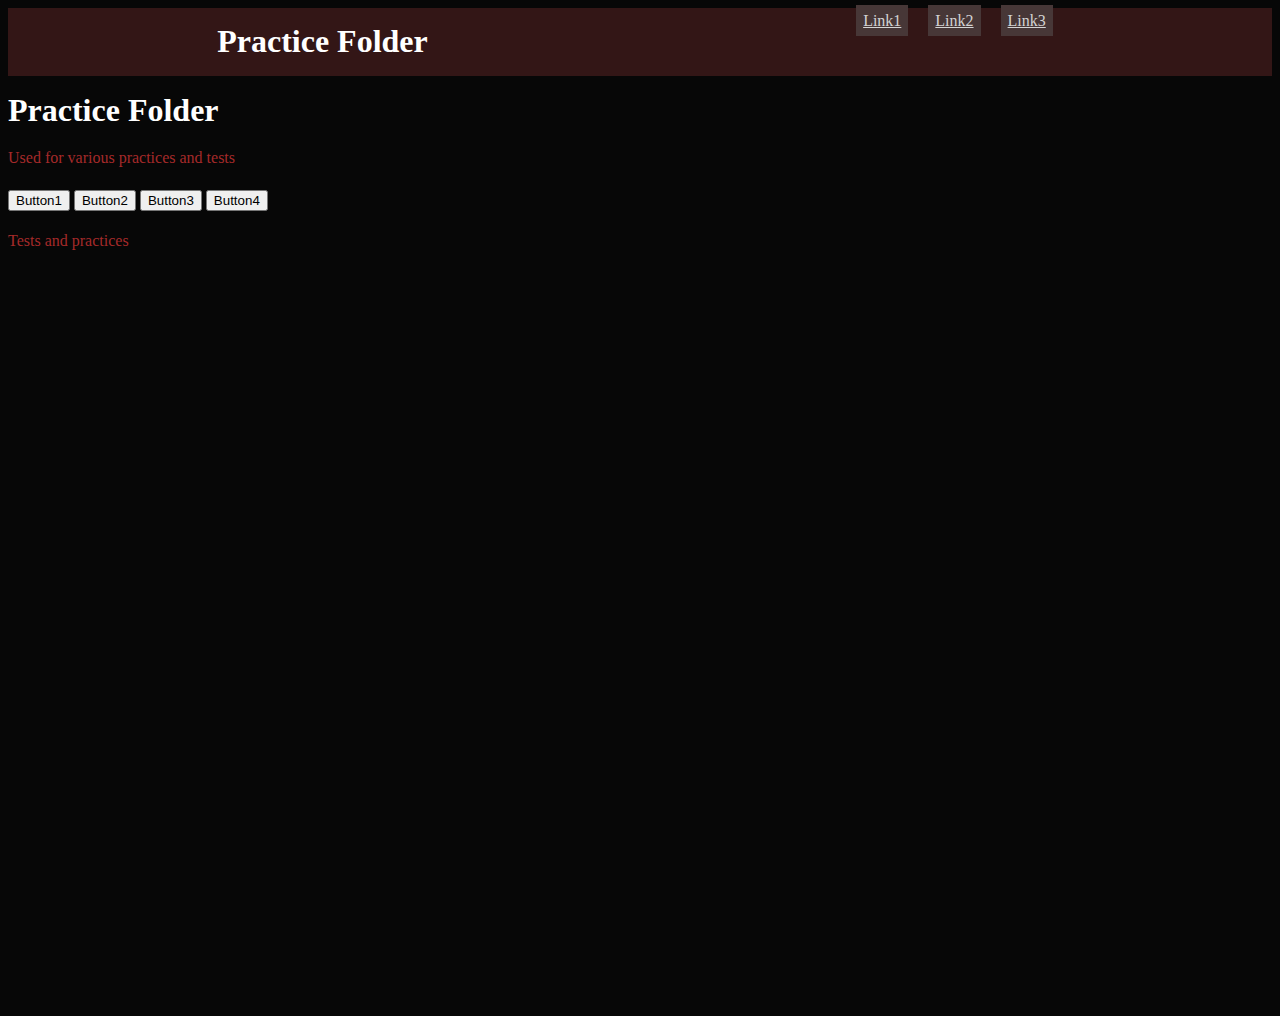
<file: practices/index.html>
<!-- @format -->

<!-- This is for practices uses only !
    Will always be the same file ( copied in different projects ) to practice what i learnt -->
<html lang="en">
  <head>
    <meta charset="UTF-8" />
    <meta name="viewport" content="width=device-width, initial-scale=1.0" />
    <link href="style.css" rel="stylesheet">

    <title>Practice Doc</title>
  </head>
  <body>
    <nav>
      <div class="nav-container">
        <div class="nav-logo">
          <h1>Practice Folder</h1><!-- Place holder -->
        </div>
        <div class="nav-links">
          <li><a href="#">Link1</a></li>
          <li><a href="#">Link2</a></li>
          <li><a href="#">Link3</a></li>
        </div>
      </div>
    </nav>
    <header>
      <h1>Practice Folder</h1>
      <p>Used for various practices and tests</p>
    </header>
    <main>
      <div class="content">
        <div class="button-container">
          <button>Button1</button>
          <button>Button2</button>
          <button>Button3</button>
          <button>Button4</button>
        </div>
        <div class="card-container">
          <div class="card card-important"></div>
          <div class="card"></div>
          <div class="card"></div>
        </div>
      </div>
    </main>

    <footer>
        <p>Tests and practices</p>
    </footer>
  </body>
</html>
</file>
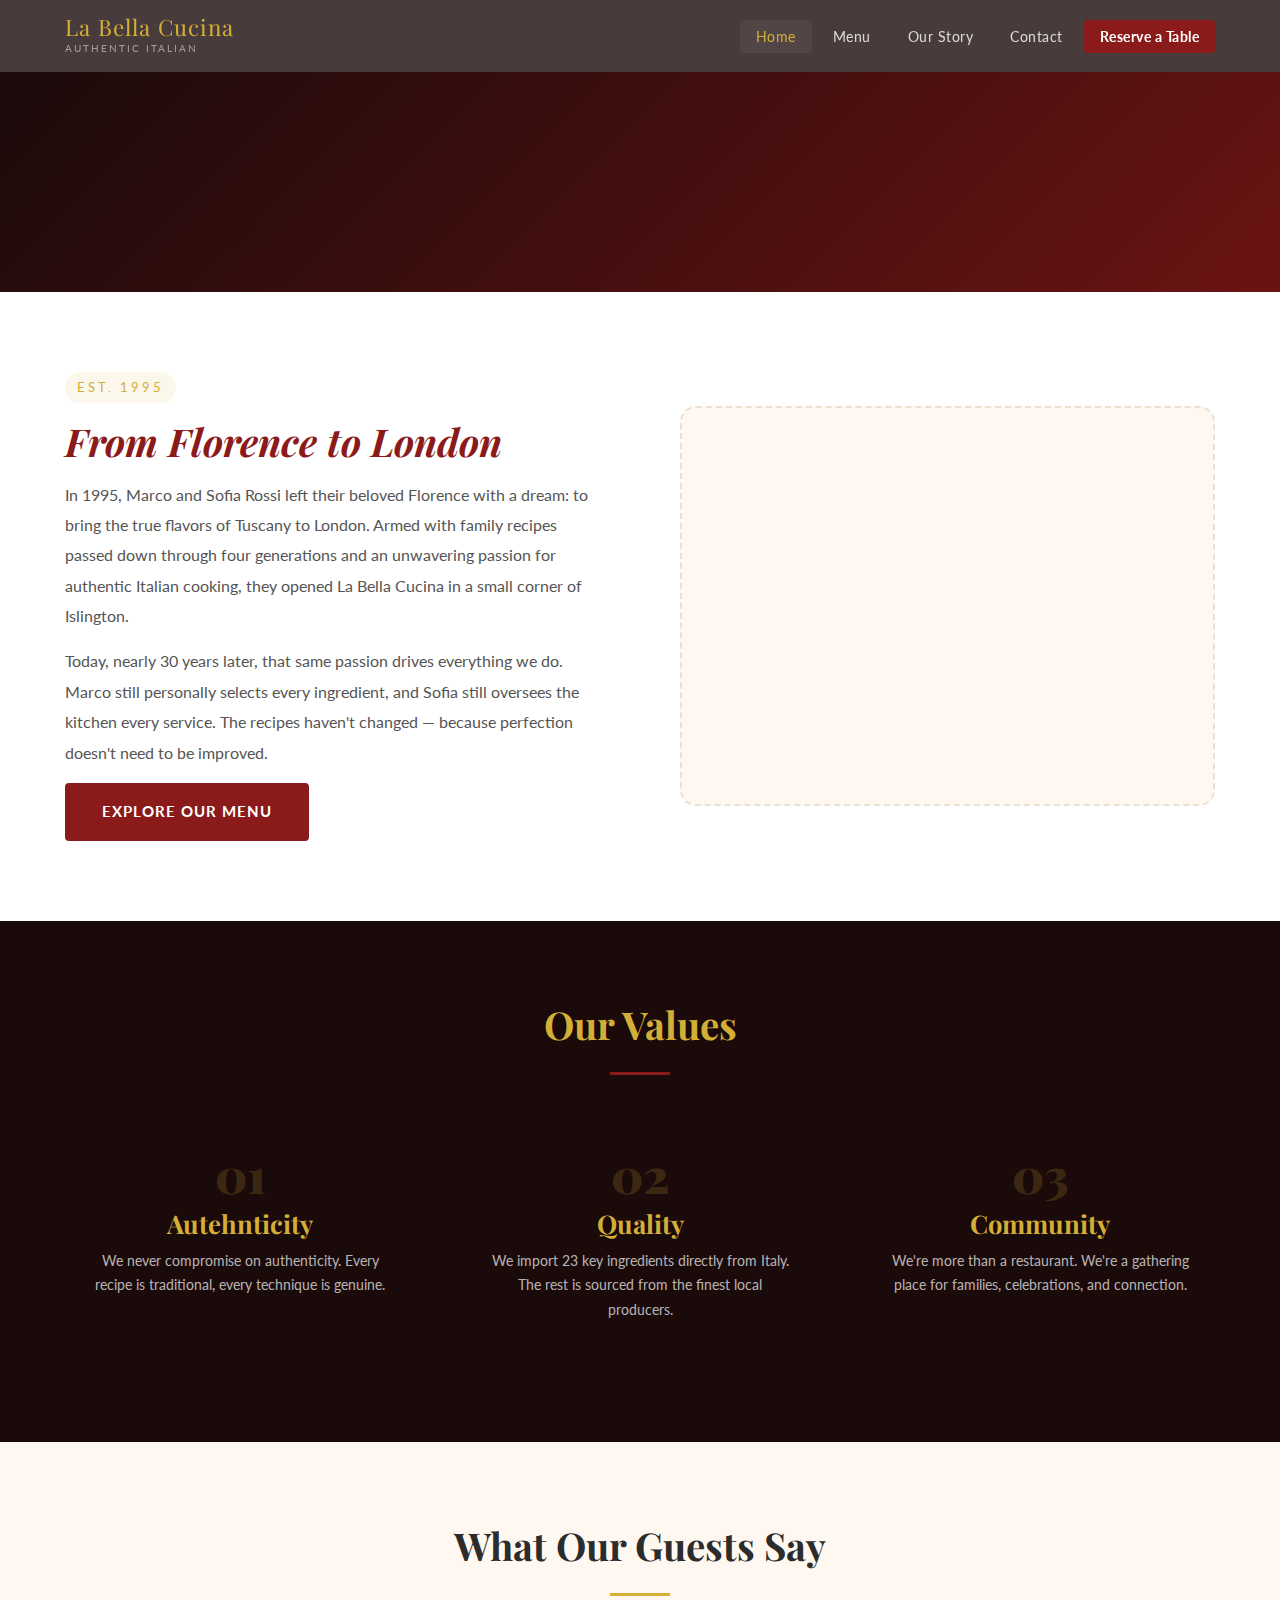
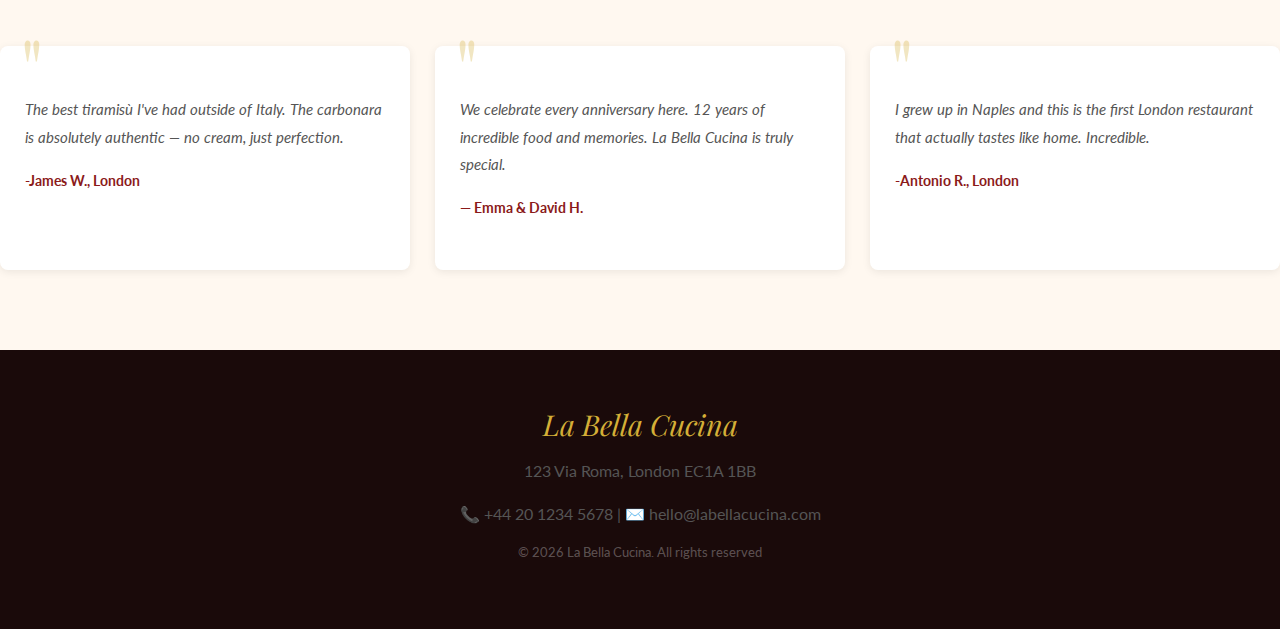
<file: pages/about.html>
<!DOCTYPE html>
<html lang="en">
<head>
    <meta charset="UTF-8">
    <meta name="viewport" content="width=device-width, initial-scale=1.0">
    <title>La Bella Cucina - Authentic Italian Restaurant</title>

    <!-- Google Fonts -->
    <link rel="preconnect" href="https://fonts.googleapis.com">
    <link rel="preconnect" href="https://fonts.gstatic.com" crossorigin>
    <link href="https://fonts.googleapis.com/css2?family=Playfair+Display:ital,wght@0,400;0,600;0,700;1,400&family=Lato:wght@300;400;700;900&display=swap" rel="stylesheet">

    <!-- Stylesheets -->
    <link rel="stylesheet" href="../css/style.css">
    <link rel="stylesheet" href="../css/components.css">
    <link rel="stylesheet" href="../css/about.css">
</head>
<body>
    <nav class="navbar">
        <div class="navbar-container">
            <a href="../index.html" class="navbar-brand" style="text-decoration:none">
                <span class="brand-name">La Bella Cucina</span>
                <span class="brand-tagline">Authentic Italian</span>
            </a>
            <ul class="navbar-links">
                <li><a href="../index.html" class="active">Home</a></li>
                <li><a href="./menu.html">Menu</a></li>
                <li><a href="./about.html">Our Story</a></li>
                <li><a href="./contact.html">Contact</a></li>
                <li><a href="./contact.html" class="navbar-cta">Reserve a Table</a></li>
            </ul>
        </div>
    </nav>
    
    <section class="page-banner">
        <div class="conatiner">
            <h1 class="animate-fade-up">Our Story</h1>
            <p class="animate-fade-up animate-delay-1">A family tradition of love and authentic Italian cuisine</p>
        </div>
      </section>

    <main>
        <section class="story-section">
            <div class="container">
                <div class="story-grid">
                    <div class="story-text">
                        <span class="story-year">Est. 1995</span>
                        <h2>From Florence to London</h2>
                        <p>In 1995, Marco and Sofia Rossi left their beloved Florence with a dream: to bring the true flavors of Tuscany to London. Armed with family recipes passed down through four generations and an unwavering passion for authentic Italian cooking, they opened La Bella Cucina in a small corner of Islington.</p>
                        <p>Today, nearly 30 years later, that same passion drives everything we do. Marco still personally selects every ingredient, and Sofia still oversees the kitchen every service. The recipes haven't changed — because perfection doesn't need to be improved.</p>
                        <a href="./menu.html" class="btn btn-primary">Explore Our Menu</a>
                    </div>
                    <div class="story-image">
                        <div class="story-image-placeholder">
                            <span class="animate-fade-up animate-delay-2">🍝</span>
                            <p class="animate-fade-up animate-delay-3">Photo of the restaurant coming soon</p>
                        </div>
                    </div>
                </div>
            </div>
        </section>

        <section class="values-section">
            <div class="container">
                <h2 class="section-title">Our Values</h2>
                <span class="accent-line"></span>

                <div class="values-grid">
                    <div class="value-item">
                        <span class="value-number">01</span>
                        <h3>Autehnticity</h3>
                        <p>We never compromise on authenticity. Every recipe is traditional, every technique is genuine.</p>
                    </div>
                    
                    <div class="value-item">
                        <span class="value-number">02</span>
                        <h3>Quality</h3>
                        <p>We import 23 key ingredients directly from Italy. The rest is sourced from the finest local producers.</p>
                    </div>
                    <div class="value-item">
                        <span class="value-number">03</span>
                        <h3>Community</h3>
                        <p>We're more than a restaurant. We're a gathering place for families, celebrations, and connection.</p>
                    </div>
                </div>
            </div>
        </section>

        <section class="testimonials-section">
            <div class="container">
                <h2 class="section-title">What Our Guests Say</h2>
                <span class="accent-line"></span>
            </div>
            <div class="testimonials-grid">
                <blockquote class="testimonial">
                    <p>The best tiramisù I've had outside of Italy. The carbonara is absolutely authentic — no cream, just perfection.</p>
                    <cite>-James W., London</cite>
                </blockquote>
                <blockquote class="testimonial">
                    <p>We celebrate every anniversary here. 12 years of incredible food and memories. La Bella Cucina is truly special.</p>
                    <cite>— Emma & David H.</cite>
                </blockquote>
                <blockquote class="testimonial">
                    <p>I grew up in Naples and this is the first London restaurant that actually tastes like home. Incredible.</p>
                    <cite>-Antonio R., London</cite>
                </blockquote>
            </div>
        </section>
    </main>

    <footer class="site-footer">
        <div class="container">
            <p class="footer-brand">La Bella Cucina</p>
            <p>123 Via Roma, London EC1A 1BB</p> <!-- Fake Adress -->
            <p>📞 +44 20 1234 5678 | ✉️ hello@labellacucina.com</p>
            <p class="footer-copy">&copy; 2026 La Bella Cucina. All rights reserved</p>
        </div>
    </footer>

</body>
</html>
</file>
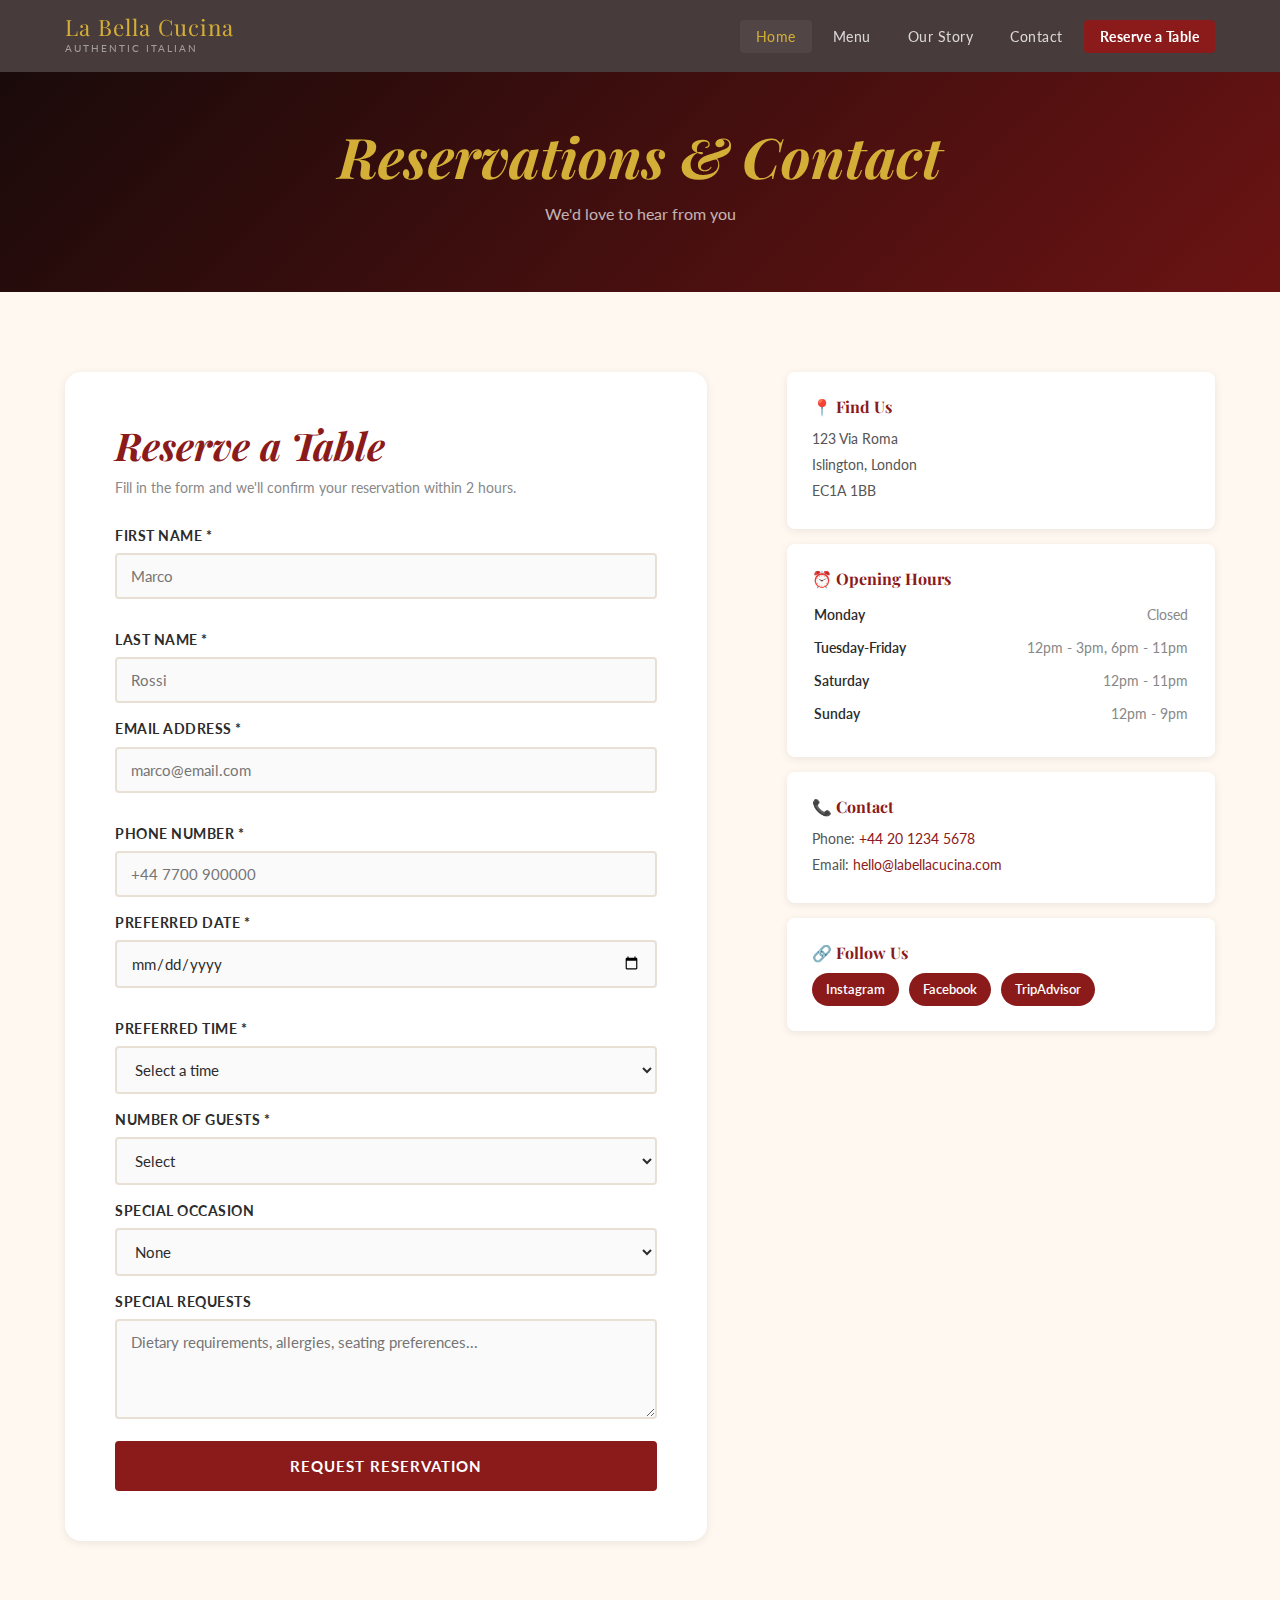
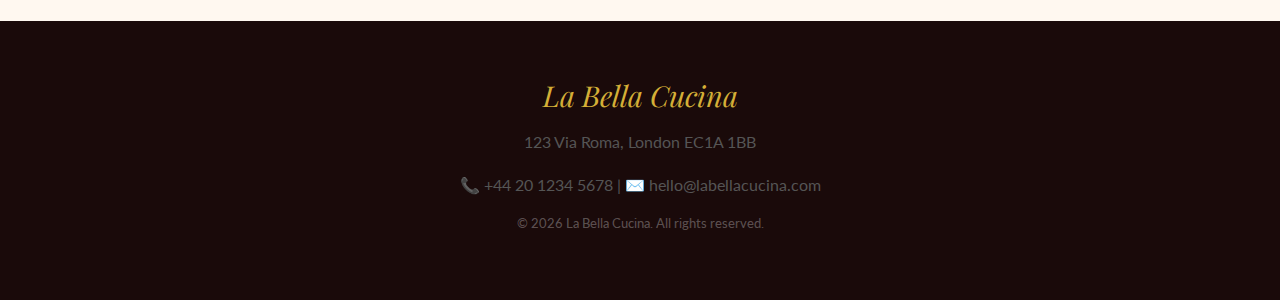
<file: pages/contact.html>
<!DOCTYPE html>
<html lang="en">
<head>
    <meta charset="UTF-8">
    <meta name="viewport" content="width=device-width, initial-scale=1.0">
    <title>La Bella Cucina - Authentic Italian Restaurant</title>

    <!-- Google Fonts -->
    <link rel="preconnect" href="https://fonts.googleapis.com">
    <link rel="preconnect" href="https://fonts.gstatic.com" crossorigin>
    <link href="https://fonts.googleapis.com/css2?family=Playfair+Display:ital,wght@0,400;0,600;0,700;1,400&family=Lato:wght@300;400;700;900&display=swap" rel="stylesheet">

    <!-- Stylesheets -->
    <link rel="stylesheet" href="../css/style.css">
    <link rel="stylesheet" href="../css/components.css">
    <link rel="stylesheet" href="../css/contact.css">
</head>
<body>
    <nav class="navbar">
        <div class="navbar-container">
            <a href="../index.html" class="navbar-brand" style="text-decoration:none">
                <span class="brand-name">La Bella Cucina</span>
                <span class="brand-tagline">Authentic Italian</span>
            </a>
            <ul class="navbar-links">
                <li><a href="../index.html" class="active">Home</a></li>
                <li><a href="./menu.html">Menu</a></li>
                <li><a href="./about.html">Our Story</a></li>
                <li><a href="./contact.html">Contact</a></li>
                <li><a href="./contact.html" class="navbar-cta">Reserve a Table</a></li>
            </ul>
        </div>
    </nav>
    
    <section class="page-banner">
        <div class="container">
            <h1>Reservations & Contact</h1>
            <p>We'd love to hear from you</p>
        </div>
    </section>

    <main class="contact-page">
        <div class="container">
            <div class="contact-grid">

                <!-- Reservation Form -->
                <div class="contact-form-wrapper">
                    <h2>Reserve a Table</h2>
                    <p>Fill in the form and we'll confirm your reservation within 2 hours.</p>

                    <form class="reservation-form">
                        <div class="form-row">
                            <div class="form-group">
                                <label for="firstName">First Name *</label>
                                <input type="text" id="firstName" name="firstName" placeholder="Marco" required>
                            </div>
                            <div class="form-group">
                                <label for="lastName">Last Name *</label>
                                <input type="text" id="lastName" name="lastName" placeholder="Rossi" required>
                            </div>
                        </div>

                        <div class="form-row">
                            <div class="form-group">
                                <label for="email">Email Address *</label>
                                <input type="email" id="email" name="email" placeholder="marco@email.com" required>
                            </div>
                            <div class="form-group">
                                <label for="phone">Phone Number *</label>
                                <input type="tel" id="phone" name="phone" placeholder="+44 7700 900000" required>
                            </div>
                        </div>

                        <div class="form-row">
                            <div class="form-group">
                                <label for="date">Preferred Date *</label>
                                <input type="date" id="date" name="date" required>
                            </div>
                            <div class="form-group">
                                <label for="time">Preferred Time *</label>
                                <select id="time" name="time" required>
                                    <option value="">Select a time</option>
                                    <option>12:00 PM (Lunch)</option>
                                    <option>12:30 PM</option>
                                    <option>1:00 PM</option>
                                    <option>1:30 PM</option>
                                    <option>7:00 PM (Dinner)</option>
                                    <option>7:30 PM</option>
                                    <option>8:00 PM</option>
                                    <option>8:30 PM</option>
                                    <option>9:00 PM</option>
                                </select>
                            </div>
                        </div>

                        <div class="form-group">
                            <label for="guests">Number of Guests *</label>
                            <select id="guests" name="guests" required>
                                <option value="">Select</option>
                                <option>1 Guest</option>
                                <option>2 Guests</option>
                                <option>3 Guests</option>
                                <option>4 Guests</option>
                                <option>5-6 Guests</option>
                                <option>7-8 Guests</option>
                                <option>Large party (9+)</option>
                            </select>
                        </div>

                        <div class="form-group">
                            <label for="occasion">Special Occasion</label>
                            <select id="occasion" name="occasion">
                                <option value="">None</option>
                                <option>Birthday</option>
                                <option>Anniversary</option>
                                <option>Business Dinner</option>
                                <option>Proposal</option>
                                <option>Other</option>
                            </select>
                        </div>

                        <div class="form-group">
                            <label for="requests">Special Requests</label>
                            <textarea id="requests" name="requests" rows="4" placeholder="Dietary requirements, allergies, seating preferences..."></textarea>
                        </div>

                        <button type="submit" class="btn btn-primary btn-full">
                            Request Reservation
                        </button>
                    </form>
                </div>

                <!-- Contact Info -->
                <div class="contact-info">
                    <div class="info-card">
                        <h3>📍 Find Us</h3>
                        <p>123 Via Roma<br>Islington, London<br>EC1A 1BB</p>
                    </div>
                    <div class="info-card">
                        <h3>⏰ Opening Hours</h3>
                        <table class="hours-table">
                            <tr><td>Monday</td><td>Closed</td></tr>
                            <tr><td>Tuesday-Friday</td><td>12pm - 3pm, 6pm - 11pm</td></tr>
                            <tr><td>Saturday</td><td>12pm - 11pm</td></tr>
                            <tr><td>Sunday</td><td>12pm - 9pm</td></tr>
                        </table>
                    </div>
                    <div class="info-card">
                        <h3>📞 Contact</h3>
                        <p>Phone: <a href="tel:+442012345678">+44 20 1234 5678</a></p>
                        <p>Email: <a href="mailto:hello@labellacucina.com">hello@labellacucina.com</a></p>
                    </div>
                    <div class="info-card social-card">
                        <h3>🔗 Follow Us</h3>
                        <div class="social-links">
                            <a href="#">Instagram</a>
                            <a href="#">Facebook</a>
                            <a href="#">TripAdvisor</a>
                        </div>
                    </div>
                </div>

            </div>
        </div>
    </main>

    <footer class="site-footer">
        <div class="container">
            <p class="footer-brand">La Bella Cucina</p>
            <p>123 Via Roma, London EC1A 1BB</p>
            <p>📞 +44 20 1234 5678 | ✉️ hello@labellacucina.com</p>
            <p class="footer-copy">&copy; 2026 La Bella Cucina. All rights reserved.</p>
        </div>
    </footer>

</body>
</html>
</file>
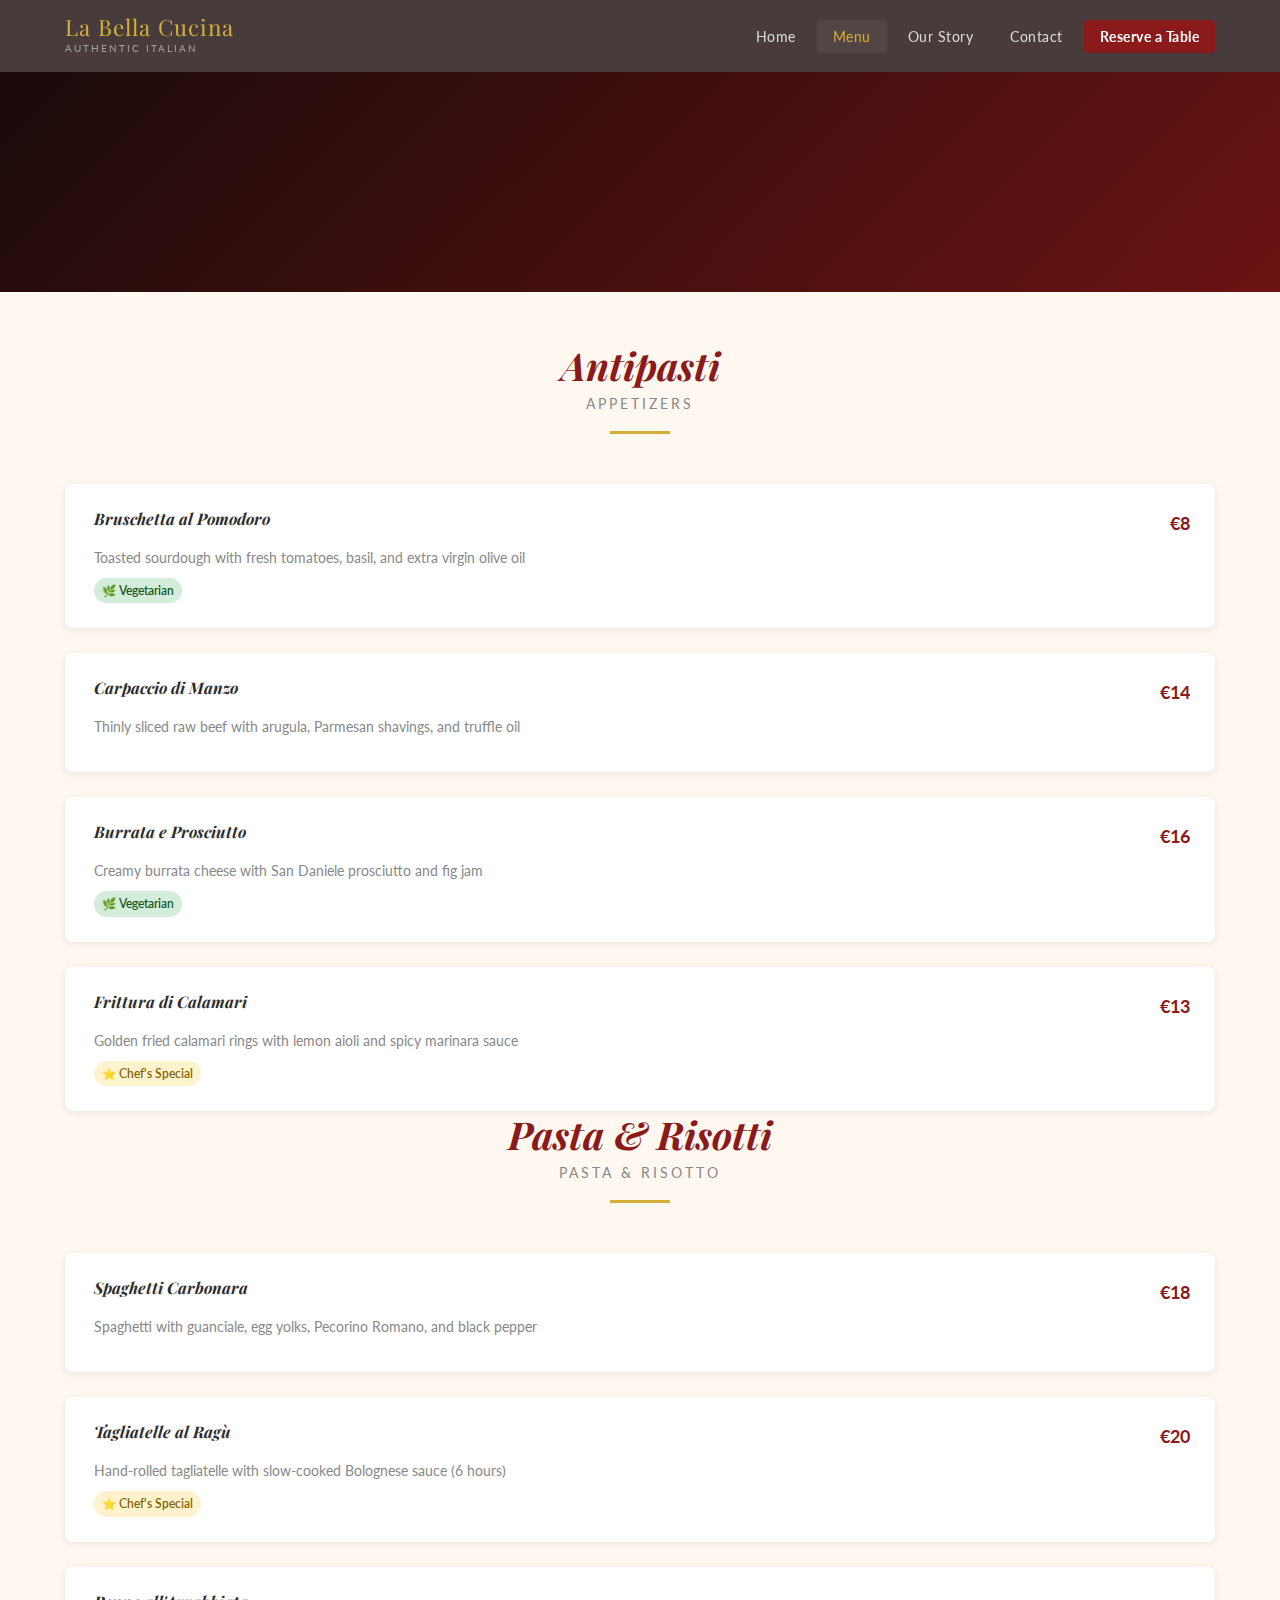
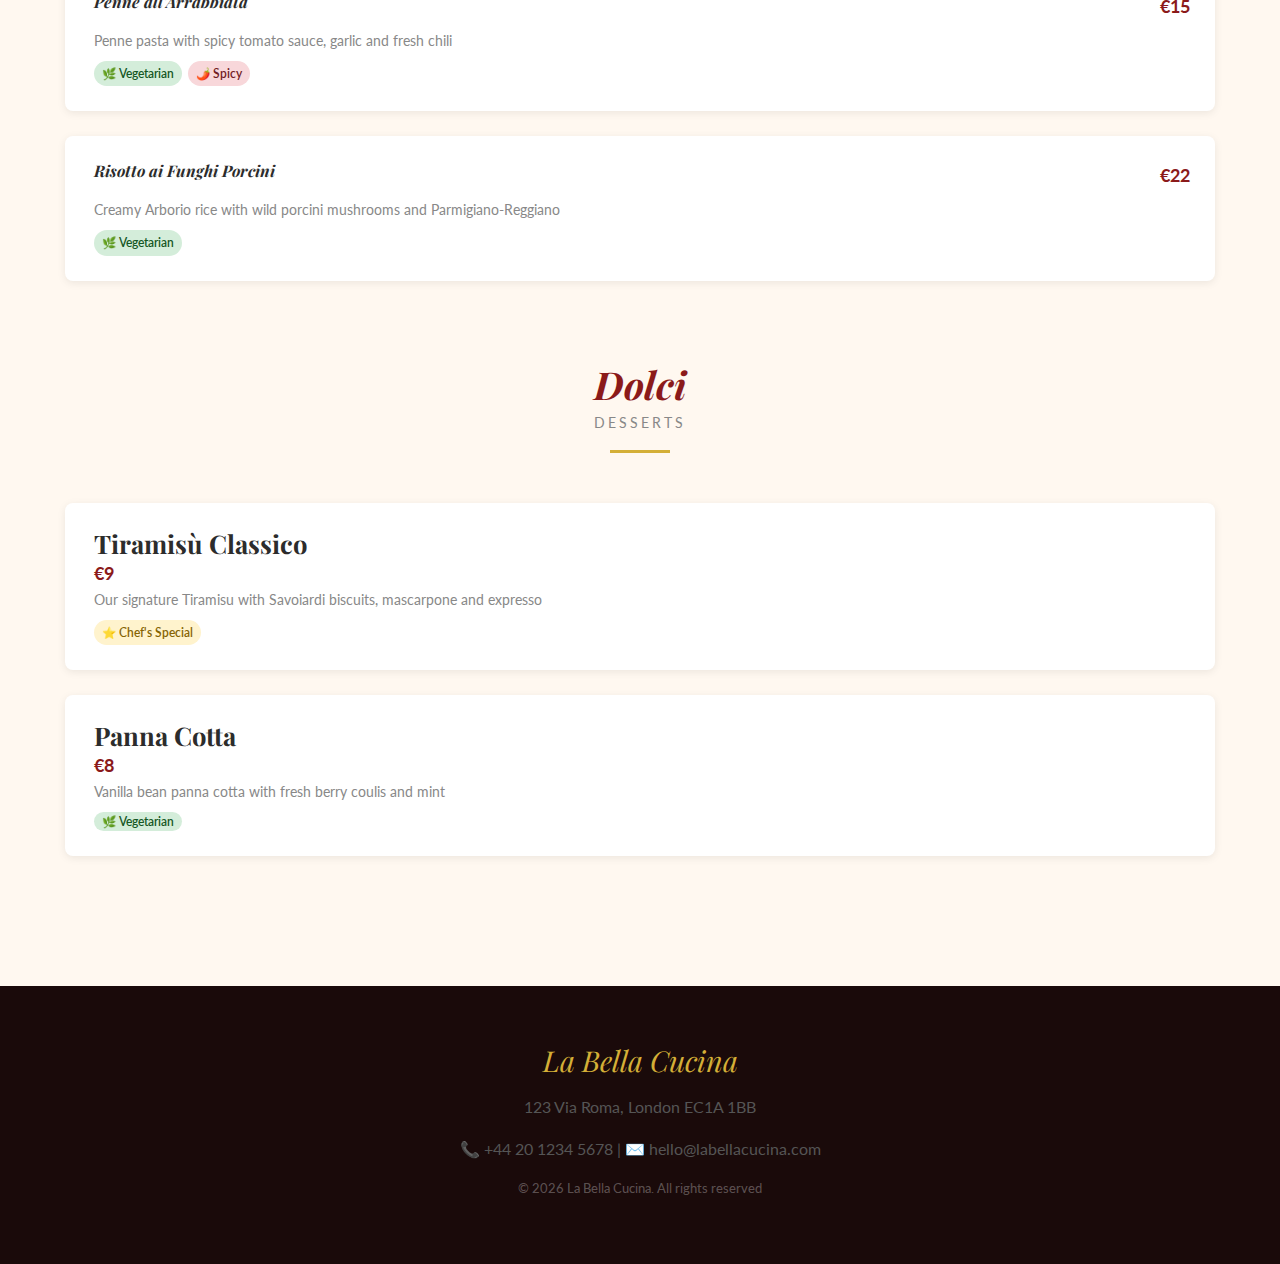
<file: pages/menu.html>
<!-- @format -->

<html lang="en">
<head>
  <meta charset="UTF-8" />
  <meta name="viewport" content="width=device-width, initial-scale=1.0" />
  <title>Menu - La Bella Cucina</title>
  <link rel="preconnect" href="https://fonts.googleapis.com" />
  <link rel="preconnect" href="https://fonts.gstatic.com" crossorigin />
  <link
    href="https://fonts.googleapis.com/css2?family=Playfair+Display:ital,wght@0,400;0,600;0,700;1,400&family=Lato:wght@300;400;700&display=swap"
    rel="stylesheet"
  />
  <link rel="stylesheet" href="../css/style.css" />
  <link rel="stylesheet" href="../css/components.css" />
  <link rel="stylesheet" href="../css/menu.css" />
</head>
<body>
  <!-- Navigation (same as index.html but with different active link) -->
  <nav class="navbar">
    <div class="navbar-container">
      <a
        href="../index.html"
        class="navbar-brand"
        style="text-decoration: none"
      >
        <span class="brand-name">La Bella Cucina</span>
        <span class="brand-tagline">Authentic Italian</span>
      </a>
      <ul class="navbar-links">
        <li><a href="../index.html">Home</a></li>
        <li><a href="./menu.html" class="active">Menu</a></li>
        <li><a href="./about.html">Our Story</a></li>
        <li><a href="./contact.html">Contact</a></li>
        <li><a href=./contact.html" class="navbar-cta">Reserve a Table</a></li>
      </ul>
    </div>
  </nav>

  <section class="page-banner">
    <div class="conatiner">
        <h1 class="animate-fade-up">Our Menu</h1>
        <p class="animate-fade-up animate-delay-1">Crafted with love, served with passion</p>
    </div>
  </section>

  <main class="menu-page">
    <div class="container">
        <section class="menu-selection">
            <div class="menu-section-header">
                <h2>Antipasti</h2>
                <span class="menu-section-en">Appetizers</span>
                <span class="accent-line"></span>
            </div>
            <div class="menu-grid">

                <div class="menu-item">
                    <div class="menu-item-header">
                        <h3>Bruschetta al Pomodoro</h3>
                        <span class="price">€8</span>
                    </div>
                    <p>Toasted sourdough with fresh tomatoes, basil, and extra virgin olive oil</p>
                    <div class="menu-tags">
                        <span class="tag vegetarian">🌿 Vegetarian</span>
                    </div>
                </div>

                <div class="menu-item">
                    <div class="menu-item-header">
                        <h3>Carpaccio di Manzo</h3>
                        <span class="price">€14</span>
                    </div>
                    <p>Thinly sliced raw beef with arugula, Parmesan shavings, and truffle oil</p>
                </div>

                <div class="menu-item">
                    <div class="menu-item-header">
                        <h3>Burrata e Prosciutto</h3>
                        <span class="price">€16</span>
                    </div>
                    <p>Creamy burrata cheese with San Daniele prosciutto and fig jam</p>
                    <div class="menu-tags">
                        <span class="tag vegetarian">🌿 Vegetarian</span>
                    </div>
                </div>

                <div class="menu-item featured">
                    <div class="menu-item-header">
                        <h3>Frittura di Calamari</h3>
                        <span class="price">€13</span>
                    </div>
                    <p>Golden fried calamari rings with lemon aioli and spicy marinara sauce</p>
                    <div class="menu-tags">
                        <span class="tag chef-special">⭐ Chef's Special</span>
                    </div>
                </div>

            </div>
        </section>

        <!-- Pasta -->
         <section class="menu-section">
            <div class="menu-section-header">
                <h2>Pasta & Risotti</h2>
                <span class="menu-section-en">Pasta & Risotto</span>
                <span class="accent-line"></span>
            </div>
            <div class="menu-grid">
                
                <div class="menu-item">
                    <div class="menu-item-header">
                        <h3>Spaghetti Carbonara</h3>
                        <span class="price">€18</span>
                    </div>
                    <p>Spaghetti with guanciale, egg yolks, Pecorino Romano, and black pepper</p>
                </div>

                <div class="menu-item featured">
                    <div class="menu-item-header">
                        <h3>Tagliatelle al Ragù</h3>
                        <span class="price">€20</span>
                    </div>
                    <p>Hand-rolled tagliatelle with slow-cooked Bolognese sauce (6 hours)</p>
                    <div class="menu-tags">
                        <span class="tag chef-special">
                            ⭐ Chef's Special
                        </span>
                    </div>
                </div>

                <div class="menu-item">
                    <div class="menu-item-header">
                        <h3>Penne all'Arrabbiata</h3>
                        <span class="price">€15</span>
                    </div>
                    <p>Penne pasta with spicy tomato sauce, garlic and fresh chili</p>
                    <div class="menu-tags">
                        <span class="tag vegetarian">
                            🌿 Vegetarian
                        </span>
                        <span class="tag spicy">🌶️ Spicy</span>
                    </div>
                </div>

                <div class="menu-item">
                    <div class="menu-item-header">
                        <h3>Risotto ai Funghi Porcini</h3>
                        <span class="price">€22</span>
                    </div>
                    <p>Creamy Arborio rice with wild porcini mushrooms and Parmigiano-Reggiano</p>
                    <div class="menu-tags">
                        <span class="tag vegetarian">
                            🌿 Vegetarian
                        </span>
                    </div>
                </div>

            </div>
         </section>
         

         <!-- Desserts -->
          <section class="menu-section">
            <div class="menu-section-header">
                <h2>Dolci</h2>
                <span class="menu-section-en">Desserts</span>
                <span class="accent-line"></span>
            </div>

            <div class="menu-grid">
                <div class="menu-item">
                    <div class="menu-header">
                        <h3>Tiramisù Classico</h3>
                        <span class="price">€9</span>
                    </div>
                    <p>Our signature Tiramisu with Savoiardi biscuits, mascarpone and expresso</p>
                    <div class="menu-tags"><span class="tag chef-special">⭐ Chef's Special</span></div>
                </div>

                <div class="menu-item">
                    <div class="menu-header">
                        <h3>Panna Cotta</h3>
                        <span class="price">€8</span>
                    </div>
                    <p>Vanilla bean panna cotta with fresh berry coulis and mint</p>
                    <div class="menu-tag"><span class="tag vegetarian">🌿 Vegetarian</span></div>
                </div>

            </div>
          </section>
    </div>
  </main>

  <footer class="site-footer">
    <div class="container">
        <p class="footer-brand">La Bella Cucina</p>
        <p>123 Via Roma, London EC1A 1BB</p> <!-- Fake Adress -->
        <p>📞 +44 20 1234 5678 | ✉️ hello@labellacucina.com</p>
        <p class="footer-copy">&copy; 2026 La Bella Cucina. All rights reserved</p>
    </div>
  </footer>

</body>
</html>
</file>
<file: practices/style.css>
:root {
    /* Fonts */
    --primary-font: system-ui;
    --font-size-big: 2rem;
    --font-size-normal: 1rem;
    --font-size-lil: 0.7rem;

    /* Colors */
    --color-bg: #070707;
    --color-bg-nav: rgb(51, 22, 22);
    --color-bg-anycontent: #404040;
    --color-bg-card: #473737;
    --color-bg-info: #473737;
    
    /* Colors Text */
    --color-primary-text: white;
    --color-secondary-text: grey;
    --color-inactive-text: lightgrey;
    --color-info-text: rgb(148, 201, 148);
    --color-placeholder-text: brown;

    /* Radius / main spaces */
    --main-padding: 10px;
    --in-padding: 7px;

    --in-bradius: 4px
    --border-radius: calc(var(var(--in-radius)+var(var(--in-padding))));

    /* misc */
    --transition: any 0.4s;
    --shadow: 0px 0px 5px rgb(196, 196, 221);
}

body {
    min-height: 1000px;

    line-height: 1.6em;

    background-color: var(--color-bg);
    color: var(--color-placeholder-text)
}
.nav-container {
    position: sticky;
    top: 0;
    z-index: 100;

    background-color: var(--color-bg-nav);
    display: flex;
    justify-content: space-around;
    flex-flow: row wrap;
}

.nav-logo {
    justify-self: flex-start;
}
.nav-links {
    display: flex;
    justify-content: space-evenly;
    flex-flow: row wrap;
}

h1 {
    color: var(--color-primary-text)
}

li {
    list-style: none;
}

a {
    padding: var(--in-padding);
    margin: 10px;

    color: var(--color-inactive-text);
    background-color: var(--color-bg-info);
    border-radius: var(--in-bradius);
    transition: var(--transition);
}
a:hover {
    color: var(--color-secondary-text);
    box-shadow: var(--shadow);
}
</file>
<file: css/style.css>
:root {  /* It's a way to put variables and they can be accessed EVERYWHERE -> Easier to have full working sites */
    /* Colors */
    --primary: #8B1A1A;
    /* Deep red - restaurant feel */
    --primary-dark: #6b1313;
    --primary-light: #c44242;
    --accent: #D4AF37;
    /* Gold accent */
    --accent-dark: #b8962e;
    --text-dark: #2c2c2c;
    --text-medium: #555555;
    --text-light: #888888;
    --bg-white: #ffffff;
    --bg-cream: #FFF8F0;
    --bg-dark: rgb(26, 10, 10);
    --border: #e8e0d5;

    /* Typography */
    --font-heading: 'Playfair Display', Georgia, serif;
    --font-body: 'Lato', Arial, sans-serif;

    /* Sizing */
    --max-width: 1200px;
    --border-radius-sm: 4px;
    --border-radius-md: 8px;
    --border-radius-lg: 16px;

    /* Spacing */
    --space-xs: 8px;
    --space-sm: 15px;
    --space-md: 25px;
    --space-lg: 50px;
    --space-xl: 80px;

    /* Shadows */
    --shadow-sm: 0 2px 8px rgba(0, 0, 0, 0.08);
    --shadow-md: 0 4px 20px rgba(0, 0, 0, 0.12);
    --shadow-lg: 0 8px 40px rgba(0, 0, 0, 0.2);

    /* Transitions */
    --transition-fast: all 0.2s ease;
    --transition: all 0.3s ease;
    --transition-slow: all 0.5s ease;
} /* I already knew about it because i tried it in my portfolio ( watch out my github to see it.)  */

* {
    margin: 0;
    padding: 0;
    box-sizing: border-box;
}

html {
    scroll-behavior: smooth;
}

body {
    font-family: var(--font-body);
    font-size: 16px;
    line-height: 1.7;
    color: var(--text-dark);
    background-color: var(--bg-white);
}

img {
    max-width: 100%;
    height: auto;
    display: block;
}

h1,
h2,
h3,
h4 {
    font-family: var(--font-heading);
    line-height: 1.2;
    color: var(--text-dark);
}

h1 {
    font-size: clamp(2rem, 5vw, 3.5rem);
}

h2 {
    font-size: clamp(1.6rem, 3vw, 2.5rem);
}

h3 {
    font-size: clamp(1.2rem, 2vw, 1.6rem);
}

p {
    margin-bottom: var(--space-sm);
    color: var(--text-medium);
}

a {
    color: var(--primary);
    text-decoration: none;
    transition: var(--transition-fast);
}

a:hover {
    color: var(--primary-dark);
}

.container {
    max-width: var(--max-width);
    margin: 0 auto;
    padding: 0 var(--space-md);
}

.section-title {
    font-family: var(--font-heading);
    text-align: center;
    margin-bottom: var(--space-md);
    color: var(--text-dark);
}

.section-subtitle {
    text-align: center;
    color: var(--text-light);
    font-style: italic;
    margin-bottom: var(--space-lg);
    font-size: 1.1rem;
}

.accent-line {
    display: block;
    width: 60px;
    height: 3px;
    background-color: var(--accent);
    margin: 15px auto
}
/* Page Banner */

.page-banner {
    background: linear-gradient(135deg, var(--bg-dark), var(--primary-dark));
    color: white;
    padding: var(--space-lg) 0;
    text-align: center;
}

.page-banner h1 {
    color: var(--accent);
    font-style: italic;
    margin-bottom: 10px
}

.page-banner p {
    color: rgba(255, 255, 255, 0.7);
    font-size: 1rem;
}

/* FOOTER */
.site-footer {
    background-color: var(--bg-dark);
    color: rgba(255, 255, 255, 0.7);
    text-align: center;
    padding: var(--space-lg) 0;
}

.footer-brand {
    font-family: var(--font-heading);
    font-size: 1.8rem;
    color: var(--accent);
    font-style: italic;
    margin-bottom: 8px;
}

.footer-copy {
    font-size: 0.8rem;
    color: rgba(255, 255, 255, 0.3);
    margin-top: var(--space-sm);
}


/* Animations ! */

@keyframes fadeUp {
    from {
        opacity: 0;
        transform: translateY(30px);
    }

    to {
        opacity: 1;
        transform: translateY(0);
    }
}

@keyframes fadeIn {
    from {
        opacity: 0;
    }

    to {
        opacity: 1;
    }
}

@keyframes bounceY {

    0%,
    100% {
        transform: translateY(0);
    }

    50% {
        transform: translateY(-12px);
    }
}

@keyframes shimmer {
    0% {
        background-position: -200% center;
    }

    100% {
        background-position: 200% center;
    }
}

.hero {
    position: relative;
    min-height: 100vh;
    display: flex;
    align-items: center;
    background-color: var(--bg-dark);
    background-image: url('../images/hero-bg.jpg');
    background-size: cover;
    background-position: center;
    background-attachment: fixed;
    overflow: hidden;
}

/* Dark overlay on top of background image */
.hero-overlay {
    position: absolute;
    inset: 0;
    background: linear-gradient(135deg,
            rgba(26, 10, 10, 0.85) 0%,
            rgba(139, 26, 26, 0.6) 100%);
}

.hero-content {
    position: relative;
    z-index: 2;
    text-align: center;
    padding: var(--space-xl) var(--space-md);
}

.hero-label {
    font-size: 0.9rem;
    text-transform: uppercase;
    letter-spacing: 4px;
    color: var(--accent);
    margin-bottom: var(--space-xs);
}

.hero-title {
    color: #ffffff;
    font-size: clamp(2.5rem, 7vw, 5rem);
    font-style: italic;
    text-shadow: 2px 4px 20px rgba(0, 0, 0, 0.5);
    margin-bottom: var(--space-sm);
}

.hero-subtitle {
    color: rgba(255, 255, 255, 0.85);
    font-size: clamp(1rem, 2vw, 1.2rem);
    max-width: 600px;
    margin: 0 auto var(--space-lg);
    line-height: 1.8;
}

.hero-actions {
    display: flex;
    gap: var(--space-sm);
    justify-content: center;
    flex-wrap: wrap;
}

.hero-scroll-indicator {
    position: absolute;
    bottom: 30px;
    left: 50%;
    transform: translateX(-50%);
    color: rgba(255, 255, 255, 0.6);
    font-size: 1.5rem;
}

/* BUTTONS */
.btn {
    display: inline-block;
    padding: 14px 35px;
    border-radius: var(--border-radius-sm);
    font-family: var(--font-body);
    font-size: 0.95rem;
    font-weight: 700;
    letter-spacing: 1px;
    text-transform: uppercase;
    text-decoration: none;
    cursor: pointer;
    transition: var(--transition);
    border: 2px solid transparent;
}

.btn-gold {
    background-color: var(--accent);
    color: var(--bg-dark);
    border-color: var(--accent);
}

.btn-gold:hover {
    background-color: var(--accent-dark);
    border-color: var(--accent-dark);
    color: var(--bg-dark);
    transform: translateY(-3px);
    box-shadow: 0 8px 25px rgba(212, 175, 55, 0.4);
    text-decoration: none;
}

.btn-outline-white {
    background-color: transparent;
    color: #ffffff;
    border-color: rgba(255, 255, 255, 0.7);
}

.btn-outline-white:hover {
    background-color: #ffffff;
    color: var(--bg-dark);
    border-color: #ffffff;
    text-decoration: none;
    transform: translateY(-3px);
}

.btn-primary {
    background-color: var(--primary);
    color: #ffffff;
    border-color: var(--primary);
}

.btn-primary:hover {
    background-color: var(--primary-dark);
    border-color: var(--primary-dark);
    transform: translateY(-3px);
    color: white;
    text-decoration: none;
}

/* FEATURES SECTION */
.features {
    padding: var(--space-xl) 0;
    background-color: var(--bg-cream);
}

.features-grid {
    display: grid;
    grid-template-columns: repeat(auto-fit, minmax(240px, 1fr));
    gap: var(--space-md);
    margin-top: var(--space-md);
}

.feature-card {
    background-color: var(--bg-white);
    padding: var(--space-lg) var(--space-md);
    border-radius: var(--border-radius-lg);
    text-align: center;
    box-shadow: var(--shadow-sm);
    transition: var(--transition);
    border-bottom: 3px solid transparent;
}

.feature-card:hover {
    transform: translateY(-8px);
    box-shadow: var(--shadow-md);
    border-bottom-color: var(--accent);
}

.feature-icon {
    font-size: 3rem;
    margin-bottom: var(--space-sm);
    display: block;
}

.feature-card h3 {
    font-family: var(--font-heading);
    color: var(--primary);
    margin-bottom: var(--space-xs);
}




/* Animation utility classes */
.animate-fade-up {
    opacity: 0;
    animation: fadeUp 0.8s ease forwards;
}

.animate-delay-1 {
    animation-delay: 0.2s;
}

.animate-delay-2 {
    animation-delay: 0.4s;
}

.animate-delay-3 {
    animation-delay: 0.6s;
}

.animate-bounce {
    animation: bounceY 2s ease-in-out infinite;
}

/* Responsiveness with smaller screens */

@media (max-width: 768px) {
    .navbar-container {
        flex-direction: column;
        height: auto;
        padding: 12px 15px;
        gap: 10px;
    }

    .navbar-links {
        flex-wrap: wrap;
        justify-content: center;
    }

    .hero h1 {
        font-size: 2.2rem;
    }

    .hero-actions {
        flex-direction: column;
        align-items: center;
    }

    .features-grid {
        grid-template-columns: 1fr;
    }
}
</file>
<file: css/components.css>
/* Nav Bar */
.navbar {
    background: rgba(26, 10, 10,0.8);
    backdrop-filter: blur(4px);
    position: sticky;
    top: 0;
    z-index: 1000;
    padding: 0;
}

.navbar-container {
    display: flex;
    flex-flow: row wrap;
    align-items: center;
    justify-content: space-between;

    max-width: var(--max-width);
    margin: 0 auto;
    padding: var(--space-sm) var(--space-md);
    min-height: 70px;
}

.navbar-brand {
    display: flex;
    flex-direction: column;
    flex-shrink: 0;
}

.navbar-brand .brand-name {
    font-family: var(--font-heading);
    font-size: 1.4rem;
    color: var(--accent);
    letter-spacing: 1px;
    line-height: 1.1;
}

.navbar-brand .brand-tagline {
    font-size: 0.65rem;
    color: rgba(255, 255, 255, 0.5);
    letter-spacing: 2px;
    text-transform: uppercase;
}

.navbar-links {
    display: flex;
    flex-flow: row wrap;
    list-style: none;
    gap: 5px;
}

.navbar-links a {
    color: rgba(255, 255, 255, 0.8);
    text-decoration: none;
    padding: 8px 16px;
    border-radius: var(--border-radius-sm);
    font-size: 0.9rem;
    font-weight: 400;
    letter-spacing: 0.5px;
    transition: var(--transition-fast);
}

.navbar-links a:hover,
.navbar-links a.active {
    color: var(--accent);
    background-color: rgba(255, 255, 255, 0.05);
}

.navbar-cta {
    background-color: var(--primary) !important;
    color: white !important;
    border-radius: var(--border-radius-sm) !important;
    font-weight: 700 !important;
}

.navbar-cta:hover {
    background-color: var(--primary-dark) !important;
}
</file>
<file: css/about.css>
.story-section {
    padding: var(--space-xl) 0;
}

.story-grid {
    display: grid;
    grid-template-columns: 1fr 1fr;
    gap: var(--space-xl);
    align-items: center;
}

.story-year {
    display: inline-block;
    font-size: 0.8rem;
    text-transform: uppercase;
    letter-spacing: 3px;
    color: var(--accent);
    background-color: rgba(212, 175, 55, 0.1);
    padding: 5px 12px;
    border-radius: 20px;
    margin-bottom: 15px;
}

.story-text h2 {
    font-style: italic;
    color: var(--primary);
    margin-bottom: var(--space-sm);
}

.story-text p {
    line-height: 1.9;
    margin-bottom: var(--space-sm);
}

.story-image-placeholder {
    background-color: var(--bg-cream);
    border-radius: var(--border-radius-lg);
    height: 400px;
    display: flex;
    flex-direction: column;
    align-items: center;
    justify-content: center;
    border: 2px dashed var(--border);
    font-size: 4rem;
}

.story-image-placeholder p {
    font-size: 0.9rem;
    color: var(--text-light);
}

/* VALUES */
.values-section {
    padding: var(--space-xl) 0;
    background-color: var(--bg-dark);
}

.values-section .section-title {
    color: var(--accent);
}

.values-section .accent-line {
    background-color: var(--primary);
}

.values-grid {
    display: grid;
    grid-template-columns: repeat(3, 1fr);
    gap: var(--space-lg);
    margin-top: var(--space-lg);
}

.value-item {
    text-align: center;
    padding: var(--space-md);
}

.value-number {
    display: block;
    font-size: 3rem;
    font-weight: 900;
    color: rgba(212, 175, 55, 0.2);
    font-family: var(--font-heading);
    line-height: 1;
    margin-bottom: 10px;
}

.value-item h3 {
    color: var(--accent);
    margin-bottom: 10px;
}

.value-item p {
    color: rgba(255, 255, 255, 0.7);
    font-size: 0.9rem;
}

/* TESTIMONIALS */
.testimonials-section {
    padding: var(--space-xl) 0;
    background-color: var(--bg-cream);
}

.testimonials-grid {
    display: grid;
    grid-template-columns: repeat(auto-fit, minmax(280px, 1fr));
    gap: var(--space-md);
    margin-top: var(--space-lg);
}

.testimonial {
    background-color: var(--bg-white);
    padding: var(--space-lg) var(--space-md);
    border-radius: var(--border-radius-md);
    box-shadow: var(--shadow-sm);
    position: relative;
    font-style: normal;
}

/* Using ::before for decorative quote mark */
.testimonial::before {
    content: '"';
    position: absolute;
    top: -20px;
    left: 20px;
    font-family: var(--font-heading);
    font-size: 5rem;
    color: var(--accent);
    opacity: 0.3;
    line-height: 1;
}

.testimonial p {
    font-size: 0.95rem;
    line-height: 1.8;
    font-style: italic;
    color: var(--text-medium);
    margin-bottom: var(--space-sm);
}

.testimonial cite {
    font-size: 0.85rem;
    font-weight: 700;
    color: var(--primary);
    font-style: normal;
}

/* responsive */
@media (max-width: 768px) {
    .story-grid {
        grid-template-columns: 1fr;
    }

    .values-grid {
        grid-template-columns: 1fr;
    }

    .story-image-placeholder {
        height: 250px;
    }
}
</file>
<file: css/contact.css>
/* Contact Page */

.contact-page {
    padding: var(--space-xl) 0;
    background-color: var(--bg-cream);
}

.contact-grid {
    display: grid;
    grid-template-columns: 1.5fr 1fr;
    gap: var(--space-xl);
    align-items: start;
}

.contact-form-wrapper {
    background-color: var(--bg-white);
    padding: var(--space-lg);
    border-radius: var(--border-radius-lg);
    box-shadow: var(--shadow-sm);
}

.contact-form-wrapper h2 {
    font-style: italic;
    color: var(--primary);
    margin-bottom: 8px;
}

.contact-form-wrapper p {
    color: var(--text-light);
    margin-bottom: var(--space-md);
    font-size: 0.9rem;
}

.form-row {
    display: grid;
    grid-template-columns: repeat(autofit, minmax(250px, 1fr));
    gap: var(--space-sm);
}

.form-group {
    margin-bottom: var(--space-sm);
}

.form-group label {
    display: block;
    font-size: 0.85rem;
    font-weight: 700;
    color: var(--text-dark);
    margin-bottom: 5px;
    text-transform: uppercase;
    letter-spacing: 0.5px;
}

.form-group input,
.form-group select,
.form-group textarea {
    width: 100%;
    padding: 12px 14px;
    border: 2px solid var(--border);
    border-radius: var(--border-radius-sm);
    font-family: var(--font-body);
    font-size: 0.95rem;
    color: var(--text-dark);
    background-color: #fafafa;
    transition: var(--transition-fast);
}

.form-group input:focus,
.form-group select:focus,
.form-group textarea:focus {
    outline: none;
    border-color: var(--primary);
    background-color: var(--bg-white);
}

.btn-full {
    width: 100%;
    text-align: center;
}

/* INFO CARDS */
.info-card {
    background-color: var(--bg-white);
    padding: var(--space-md);
    border-radius: var(--border-radius-md);
    box-shadow: var(--shadow-sm);
    margin-bottom: var(--space-sm);
}

.info-card h3 {
    font-size: 1rem;
    margin-bottom: 10px;
    color: var(--primary);
}

.info-card p {
    font-size: 0.9rem;
    line-height: 1.8;
    margin-bottom: 0;
}

.info-card a {
    color: var(--primary);
}

.hours-table {
    width: 100%;
    font-size: 0.85rem;
}

.hours-table td {
    padding: 4px 0;
}

.hours-table td:first-child {
    color: var(--text-dark);
    font-weight: 600;
}

.hours-table td:last-child {
    color: var(--text-light);
    text-align: right;
}

.social-links {
    display: flex;
    gap: 10px;
    flex-wrap: wrap;
}

.social-links a {
    background-color: var(--primary);
    color: white;
    padding: 6px 14px;
    border-radius: 20px;
    font-size: 0.8rem;
    font-weight: 600;
    transition: var(--transition-fast);
}

.social-links a:hover {
    background-color: var(--primary-dark);
    text-decoration: none;
    color: white;
}

/* Responsivness */
@media (max-width: 768px) {
    .contact-grid {
        grid-template-columns: 1fr;
    }

    .form-row {
        grid-template-columns: 1fr;
    }
}
</file>
<file: css/menu.css>
/* Page Banner */

.page-banner {
    background: linear-gradient(135deg, var(--bg-dark), var(--primary-dark));
    color: white;
    padding: var(--space-lg) 0;
    text-align: center;
}

.page-banner h1 {
    color: var(--accent);
    font-style: italic;
    margin-bottom: 10px
}

.page-banner p {
    color: rgba(255, 255, 255, 0.7);
    font-size: 1rem;
}

/* Menu Page */

.menu-page {
    padding: var(--space-lg) 0;
    background: var(--bg-cream);
}

.menu-section {
    margin-bottom: var(--space-xl);
}

.menu-section-header {
    text-align: center;
    margin-bottom: var(--space-lg);
}

.menu-section-header h2 {
    font-style: italic;
    color: var(--primary);
    margin-bottom: 5px;
}

.menu-section-en {
    display: block;
    font-size: 0.85rem;
    text-transform: uppercase;
    letter-spacing: 3px;
    color: var(--text-light);
    margin-bottom: 10px;
}

/* Menu Grid */

.menu-grid {
    display: grid;
    grid-template-columns: repeat(autofit, minmax(280px,1fr));
    gap: var(--space-md);
}

.menu-item {
    background-color: var(--bg-white);
    padding: var(--space-md);
    border-radius: var(--border-radius-md);
    box-shadow: var(--shadow-sm);
    transition: var(--transition);
    border-left: 4px solid transparent;
}

.menu-item:hover {
    box-shadow: var(--shadow-md);
    transform: translateY(-4px);
    border-left-color: var(--accent);
}

.menu-item .featured {
    border-left-color: var(--primary);
}

.menu-item-header {
    display: flex;
    flex-wrap: wrap;
    justify-content: space-between;
    align-items: flex-start;
    margin-bottom: 8px;
    gap: 10px;
}

.menu-item-header h3 {
    font-family: var(--font-heading);
    font-size: 1rem;
    color: var(--text-dark);
    font-style: italic;
}

.price {
    font-size: 1.1rem;
    font-weight: 700;
    color: var(--primary);
    white-space: nowrap; /* Text doesnt change size -> numbers dont fall down*/
}

.menu-item p {
    font-size: 0.875rem;
    color: var(--text-light);
    line-height: 1.5;
    margin-bottom: 10px;
}

.menu-tags {
    display: flex;
    gap: 6px;
    flex-wrap: wrap;
}

.tag {
    font-size: 0.72rem;
    padding: 3px 8px;
    border-radius: 20px;
    font-weight: 600;
}

.tag.vegetarian {
    background-color: #d4edda;
    color: #155724;
}

.tag.chef-special {
    background-color: #fff3cd;
    color: #856404;
}

.tag.spicy {
    background-color: #f8d7da;
    color: #721c24;
}
</file>
